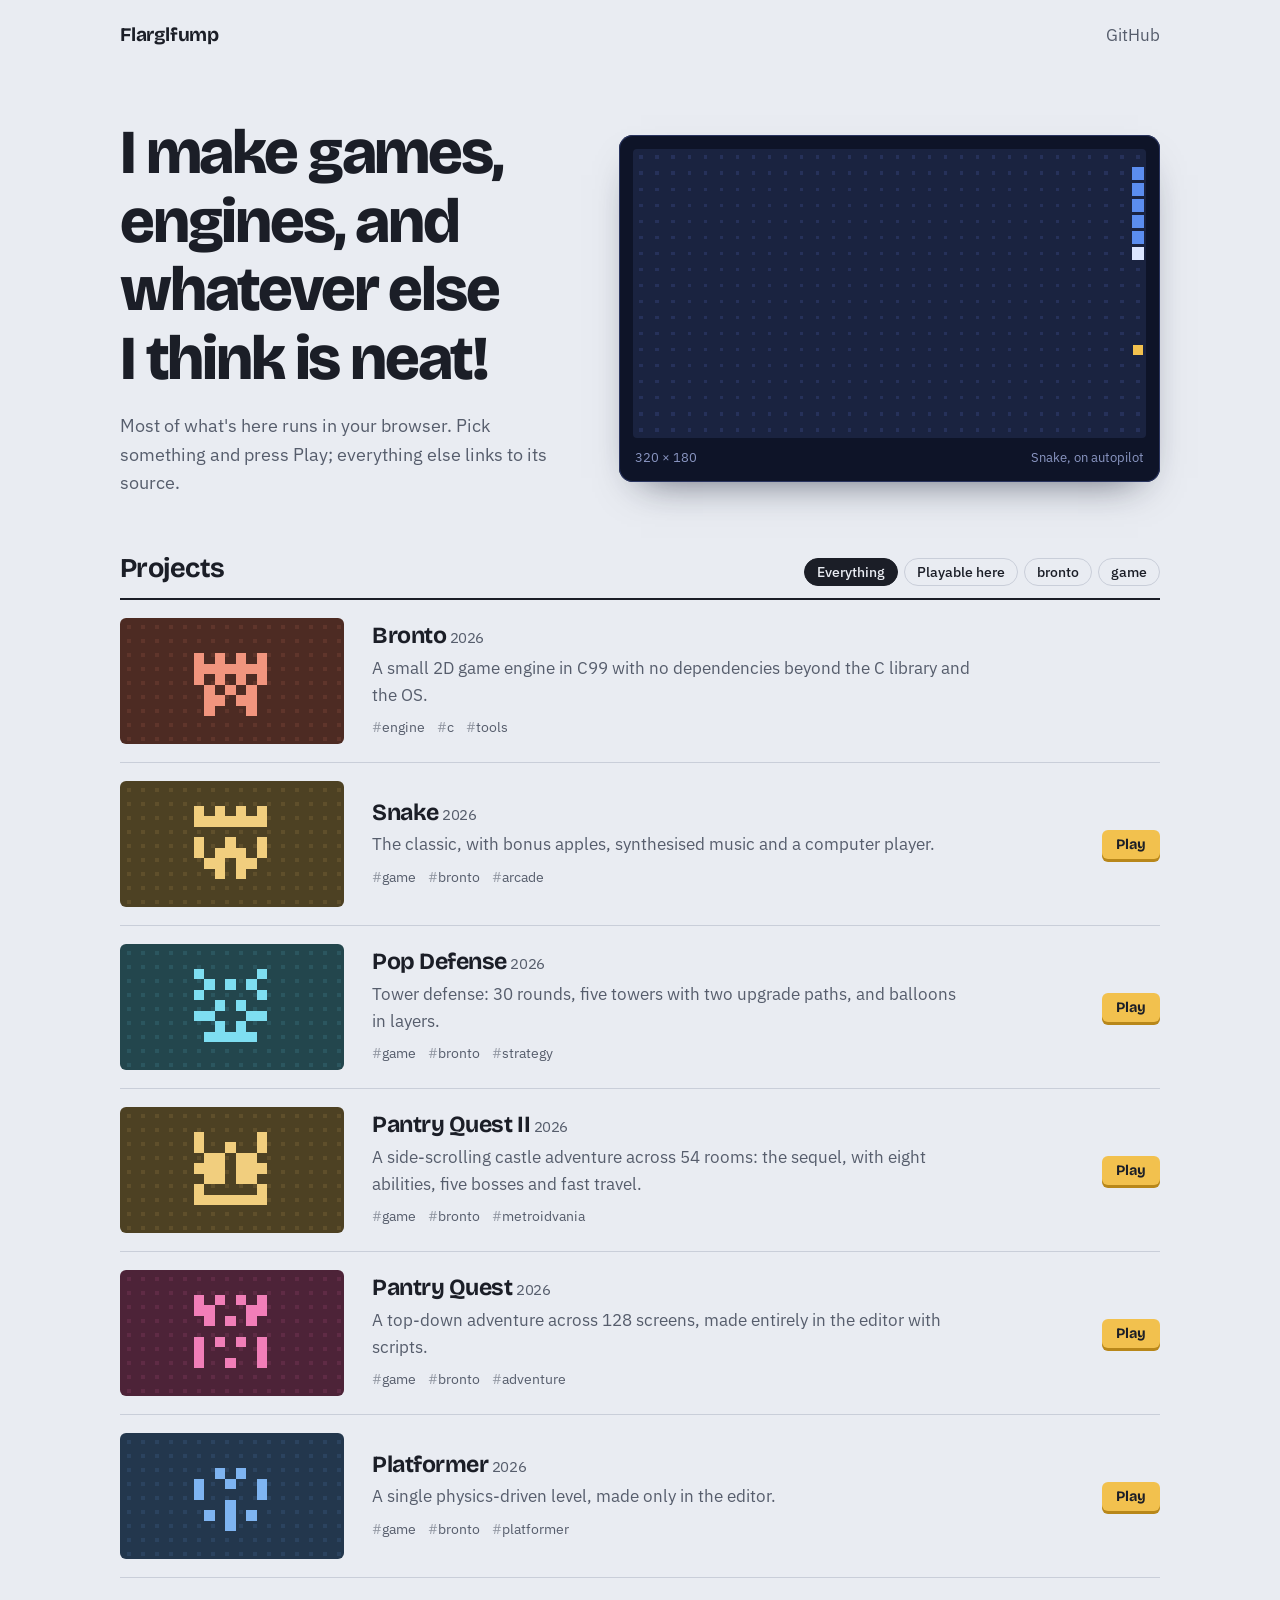
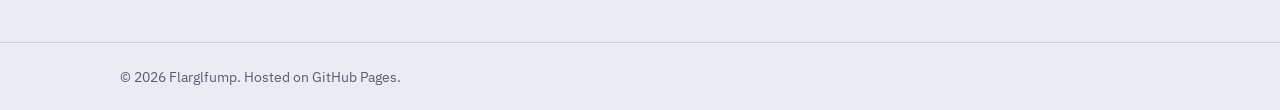
<file: index.html>
<!doctype html>
<html lang="en">
<head>
<meta charset="utf-8">
<meta name="viewport" content="width=device-width, initial-scale=1">
<title>Projects</title>
<meta name="description" content="">
<link rel="icon" href="assets/icon.svg" type="image/svg+xml">
<link rel="preconnect" href="https://fonts.googleapis.com">
<link rel="preconnect" href="https://fonts.gstatic.com" crossorigin>
<link rel="stylesheet" href="https://fonts.googleapis.com/css2?family=Bricolage+Grotesque:opsz,wght@12..96,600;12..96,700;12..96,800&family=IBM+Plex+Mono&family=IBM+Plex+Sans:wght@400;500;600&display=swap">
<link rel="stylesheet" href="assets/style.css">
</head>
<body data-page="home">
<header class="site-header" data-site-header></header>
<main>
  <section class="hero">
    <div>
      <h1 data-tagline></h1>
      <p data-intro></p>
    </div>
    <figure class="bezel" style="margin:0">
      <canvas data-attract width="320" height="180" aria-label="Snake playing itself"></canvas>
      <figcaption><span>320 × 180</span><span>Snake, on autopilot</span></figcaption>
    </figure>
  </section>
  <section aria-labelledby="projects-title">
    <div class="list-head">
      <h2 id="projects-title">Projects</h2>
      <div class="filters" data-filters role="group" aria-label="Filter projects"></div>
    </div>
    <ul class="projects" data-projects></ul>
  </section>
</main>
<footer class="site-footer" data-site-footer></footer>
<script src="projects.js"></script>
<script src="assets/site.js"></script>
</body>
</html>
</file>
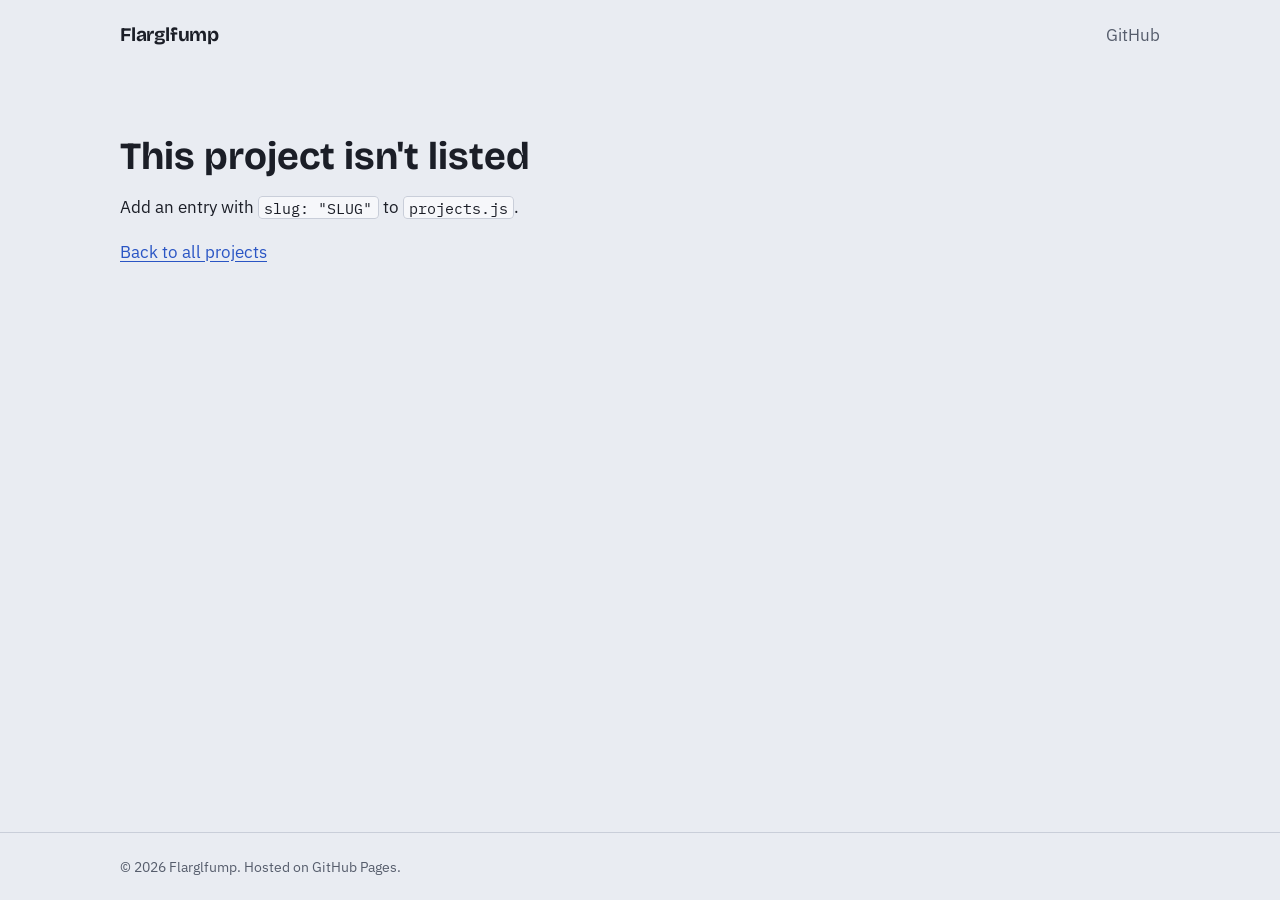
<file: projects/_template/index.html>
<!doctype html>
<html lang="en">
<head>
<meta charset="utf-8">
<meta name="viewport" content="width=device-width, initial-scale=1">
<title>SLUG</title>
<meta name="description" content="">
<link rel="icon" href="../../assets/icon.svg" type="image/svg+xml">
<link rel="preconnect" href="https://fonts.googleapis.com">
<link rel="preconnect" href="https://fonts.gstatic.com" crossorigin>
<link rel="stylesheet" href="https://fonts.googleapis.com/css2?family=Bricolage+Grotesque:opsz,wght@12..96,600;12..96,700;12..96,800&family=IBM+Plex+Mono&family=IBM+Plex+Sans:wght@400;500;600&display=swap">
<link rel="stylesheet" href="../../assets/style.css">
</head>
<body data-page="project" data-slug="SLUG">
<header class="site-header" data-site-header></header>
<main></main>
<footer class="site-footer" data-site-footer></footer>
<script src="../../projects.js"></script>
<script src="../../assets/site.js"></script>
</body>
</html>
</file>
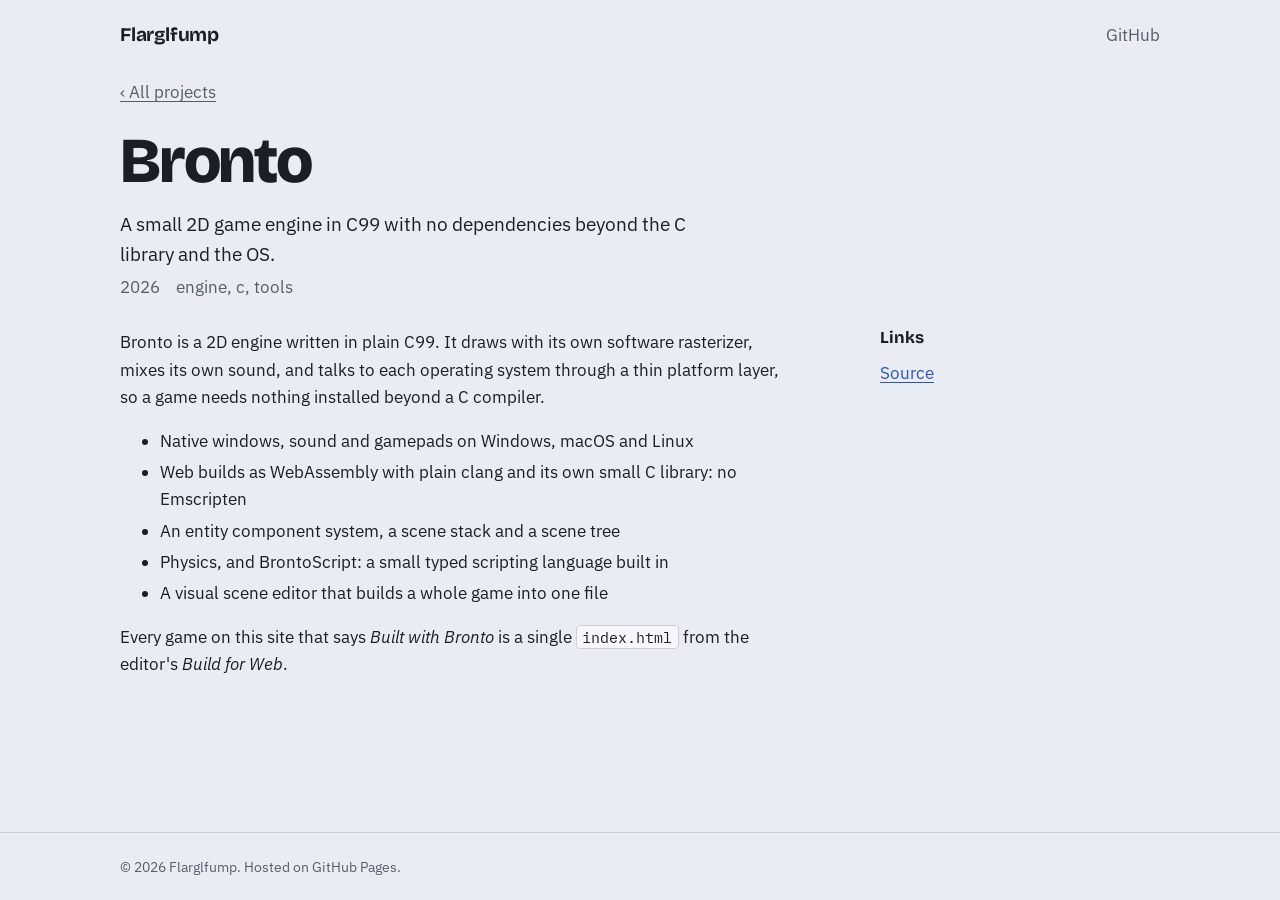
<file: projects/bronto/index.html>
<!doctype html>
<html lang="en">
<head>
<meta charset="utf-8">
<meta name="viewport" content="width=device-width, initial-scale=1">
<title>bronto</title>
<meta name="description" content="">
<link rel="icon" href="../../assets/icon.svg" type="image/svg+xml">
<link rel="preconnect" href="https://fonts.googleapis.com">
<link rel="preconnect" href="https://fonts.gstatic.com" crossorigin>
<link rel="stylesheet" href="https://fonts.googleapis.com/css2?family=Bricolage+Grotesque:opsz,wght@12..96,600;12..96,700;12..96,800&family=IBM+Plex+Mono&family=IBM+Plex+Sans:wght@400;500;600&display=swap">
<link rel="stylesheet" href="../../assets/style.css">
</head>
<body data-page="project" data-slug="bronto">
<header class="site-header" data-site-header></header>
<main></main>
<footer class="site-footer" data-site-footer></footer>
<script src="../../projects.js"></script>
<script src="../../assets/site.js"></script>
</body>
</html>
</file>
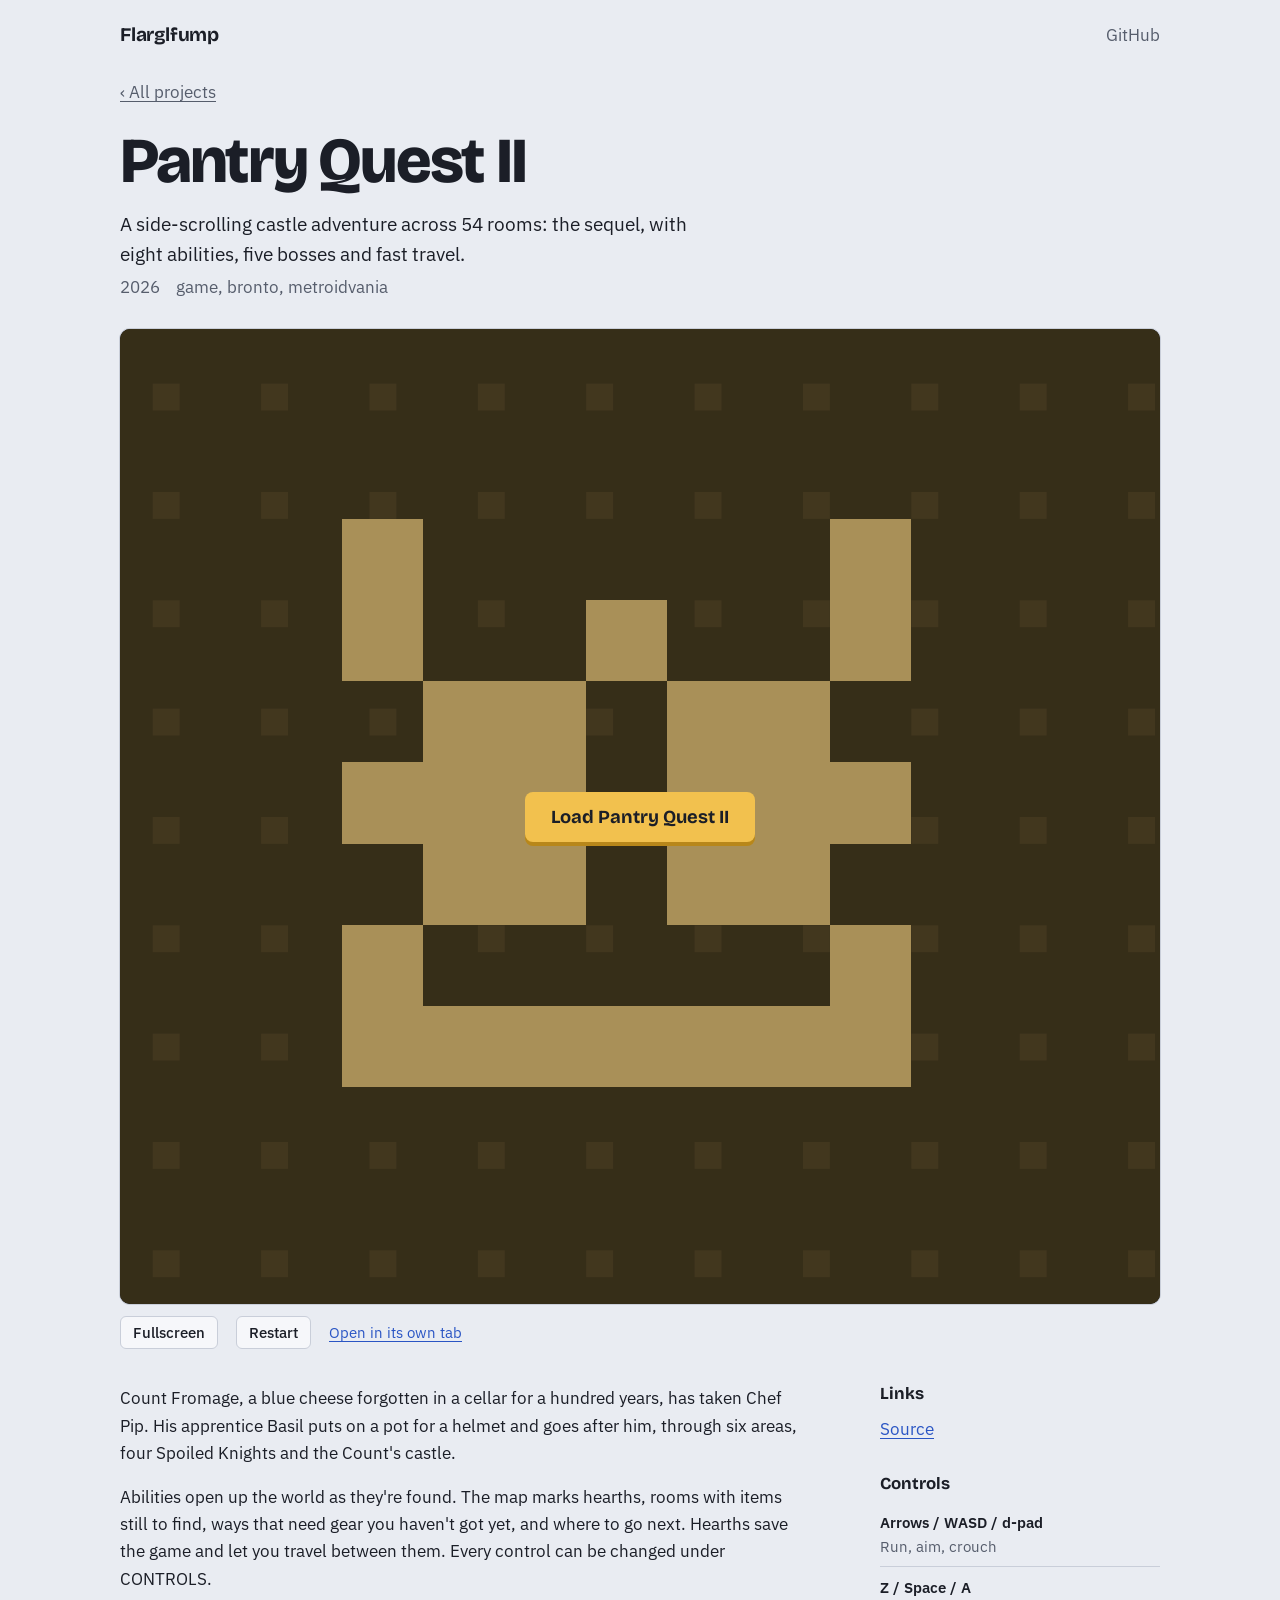
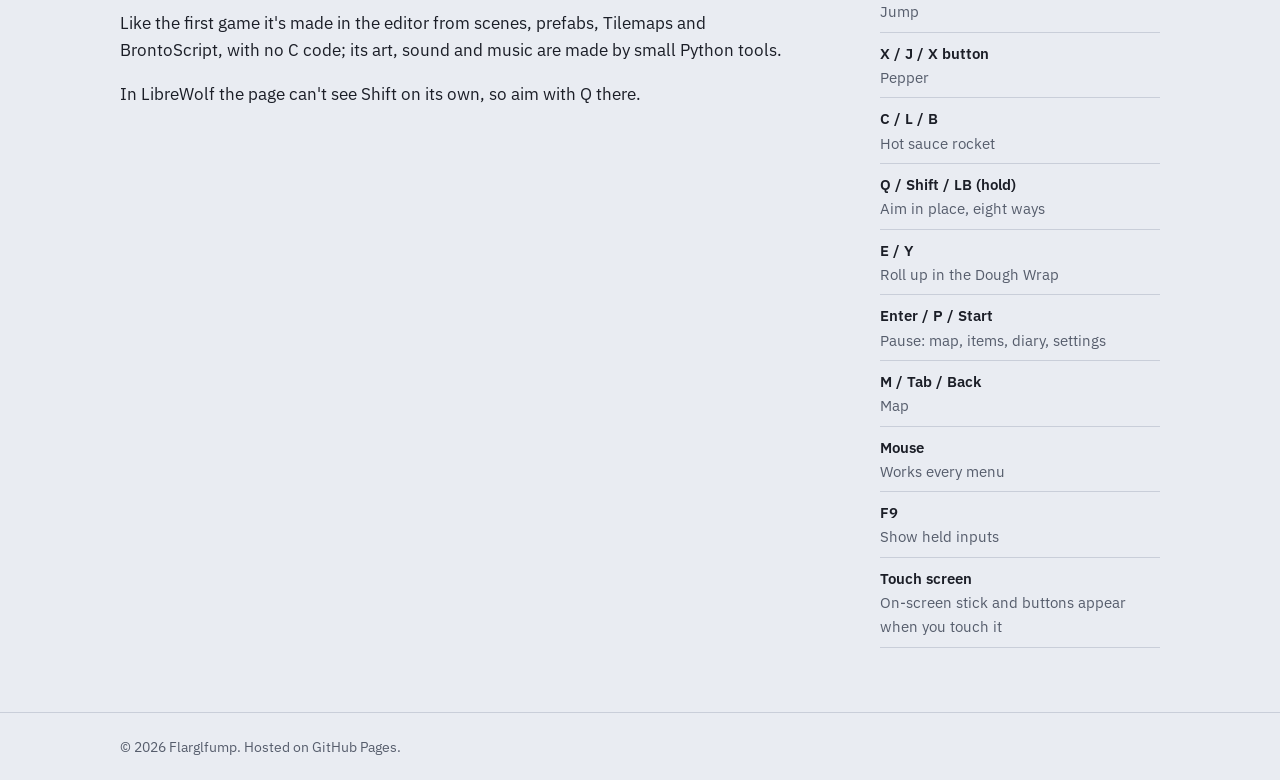
<file: projects/pantry-quest-2/index.html>
<!doctype html>
<html lang="en">
<head>
<meta charset="utf-8">
<meta name="viewport" content="width=device-width, initial-scale=1">
<title>pantry-quest-2</title>
<meta name="description" content="">
<link rel="icon" href="../../assets/icon.svg" type="image/svg+xml">
<link rel="preconnect" href="https://fonts.googleapis.com">
<link rel="preconnect" href="https://fonts.gstatic.com" crossorigin>
<link rel="stylesheet" href="https://fonts.googleapis.com/css2?family=Bricolage+Grotesque:opsz,wght@12..96,600;12..96,700;12..96,800&family=IBM+Plex+Mono&family=IBM+Plex+Sans:wght@400;500;600&display=swap">
<link rel="stylesheet" href="../../assets/style.css">
</head>
<body data-page="project" data-slug="pantry-quest-2">
<header class="site-header" data-site-header></header>
<main></main>
<footer class="site-footer" data-site-footer></footer>
<script src="../../projects.js"></script>
<script src="../../assets/site.js"></script>
</body>
</html>
</file>
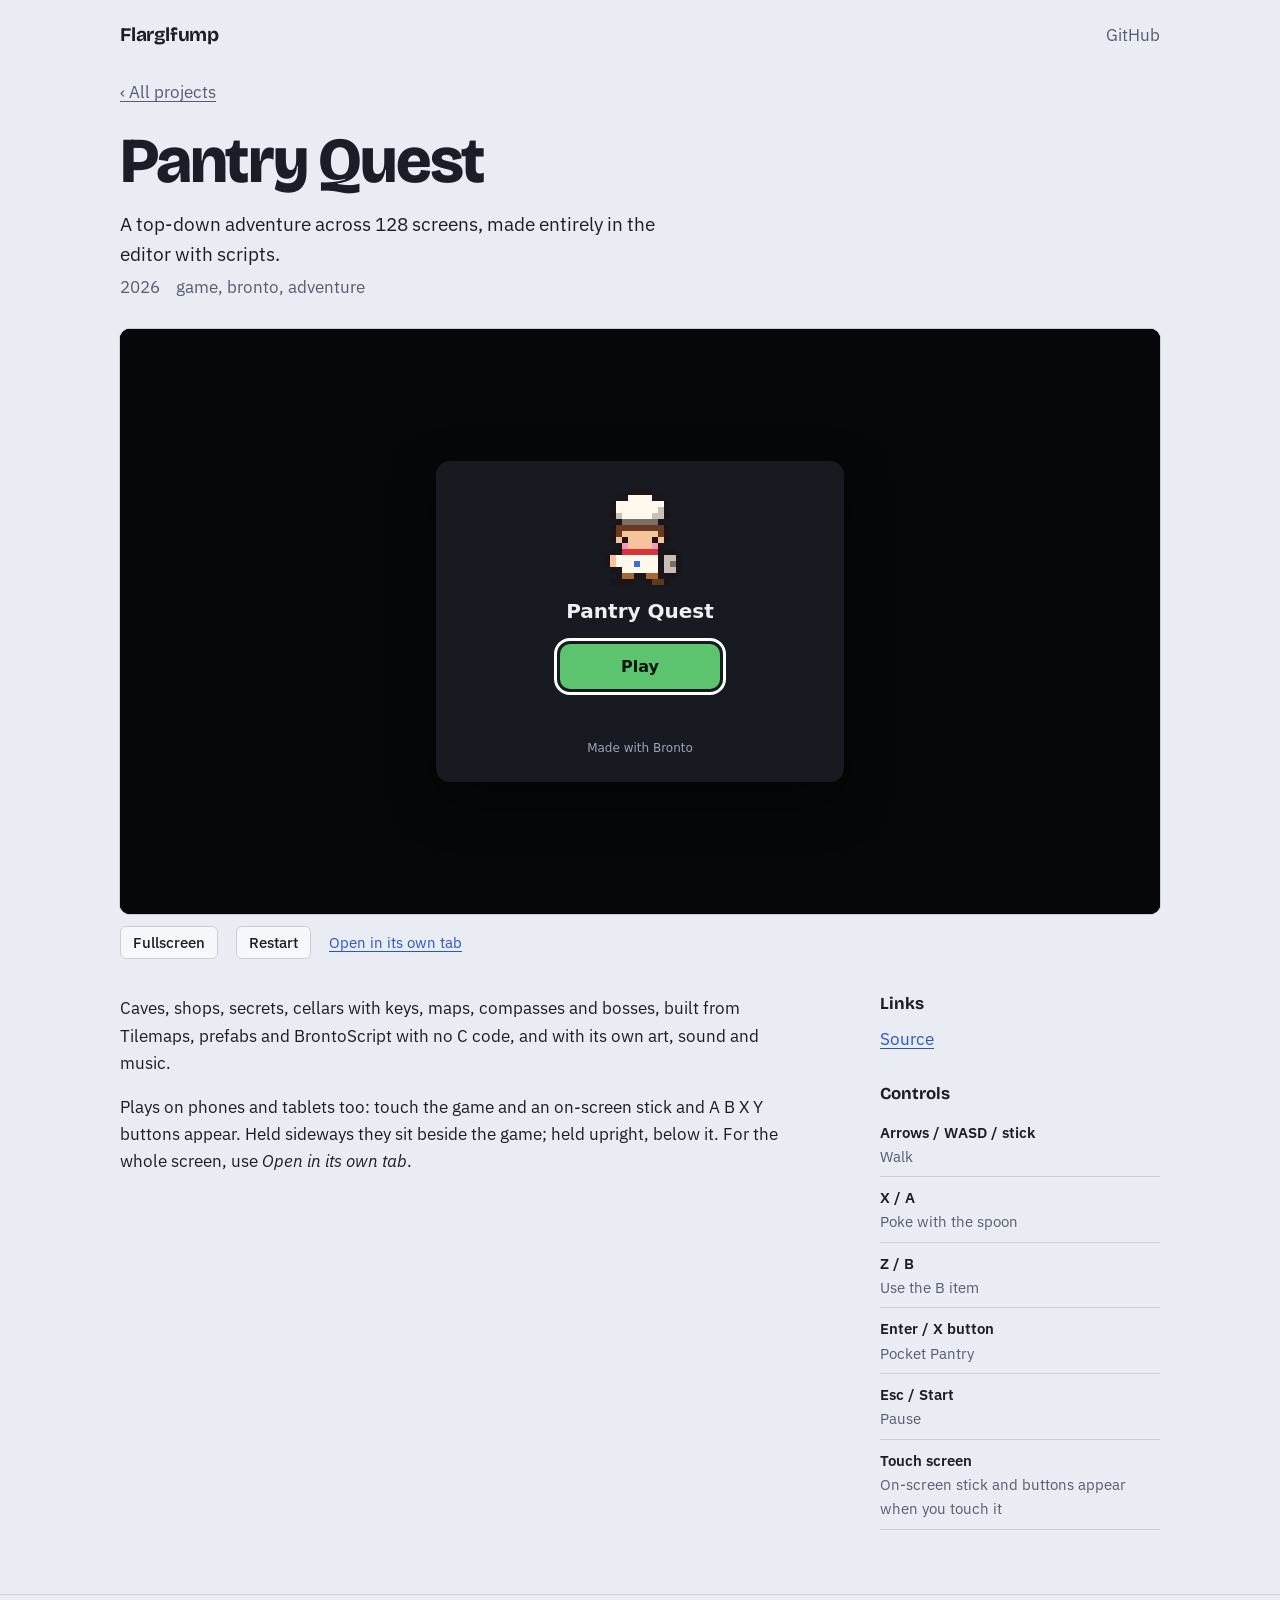
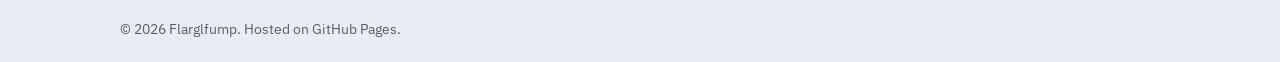
<file: projects/pantry-quest/index.html>
<!doctype html>
<html lang="en">
<head>
<meta charset="utf-8">
<meta name="viewport" content="width=device-width, initial-scale=1">
<title>pantry-quest</title>
<meta name="description" content="">
<link rel="icon" href="../../assets/icon.svg" type="image/svg+xml">
<link rel="preconnect" href="https://fonts.googleapis.com">
<link rel="preconnect" href="https://fonts.gstatic.com" crossorigin>
<link rel="stylesheet" href="https://fonts.googleapis.com/css2?family=Bricolage+Grotesque:opsz,wght@12..96,600;12..96,700;12..96,800&family=IBM+Plex+Mono&family=IBM+Plex+Sans:wght@400;500;600&display=swap">
<link rel="stylesheet" href="../../assets/style.css">
</head>
<body data-page="project" data-slug="pantry-quest">
<header class="site-header" data-site-header></header>
<main></main>
<footer class="site-footer" data-site-footer></footer>
<script src="../../projects.js"></script>
<script src="../../assets/site.js"></script>
</body>
</html>
</file>
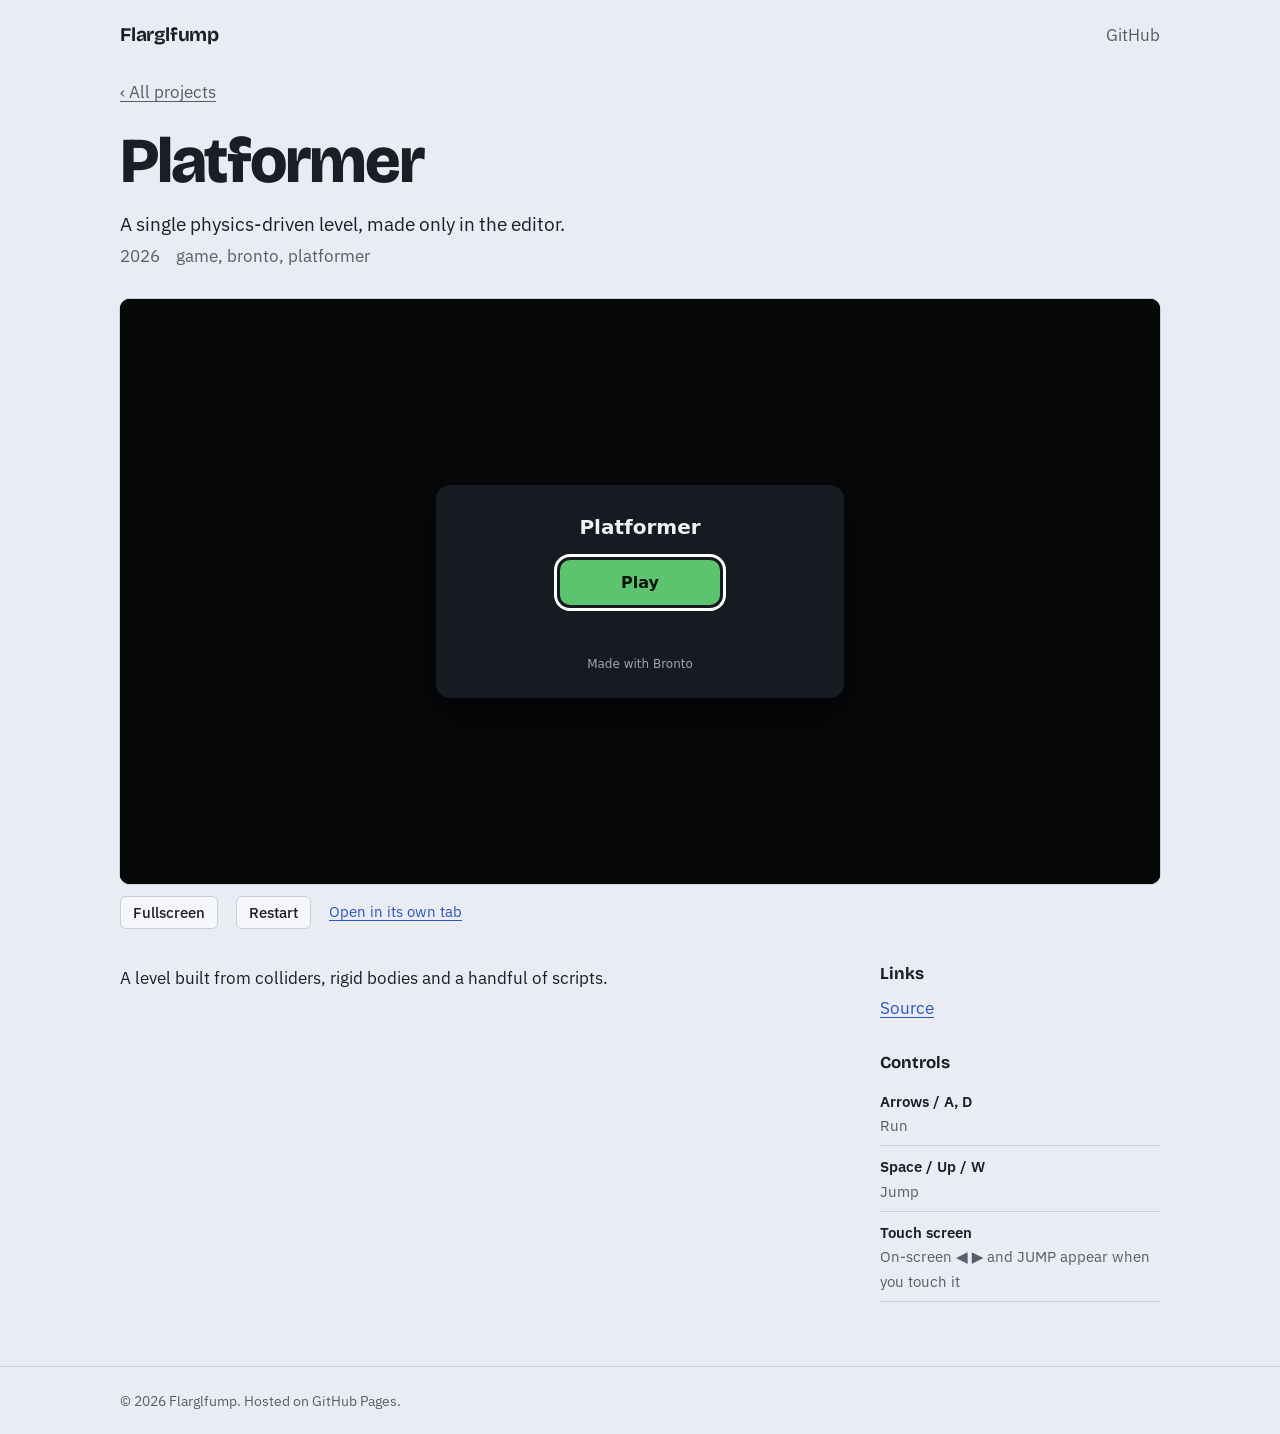
<file: projects/platformer/index.html>
<!doctype html>
<html lang="en">
<head>
<meta charset="utf-8">
<meta name="viewport" content="width=device-width, initial-scale=1">
<title>platformer</title>
<meta name="description" content="">
<link rel="icon" href="../../assets/icon.svg" type="image/svg+xml">
<link rel="preconnect" href="https://fonts.googleapis.com">
<link rel="preconnect" href="https://fonts.gstatic.com" crossorigin>
<link rel="stylesheet" href="https://fonts.googleapis.com/css2?family=Bricolage+Grotesque:opsz,wght@12..96,600;12..96,700;12..96,800&family=IBM+Plex+Mono&family=IBM+Plex+Sans:wght@400;500;600&display=swap">
<link rel="stylesheet" href="../../assets/style.css">
</head>
<body data-page="project" data-slug="platformer">
<header class="site-header" data-site-header></header>
<main></main>
<footer class="site-footer" data-site-footer></footer>
<script src="../../projects.js"></script>
<script src="../../assets/site.js"></script>
</body>
</html>
</file>
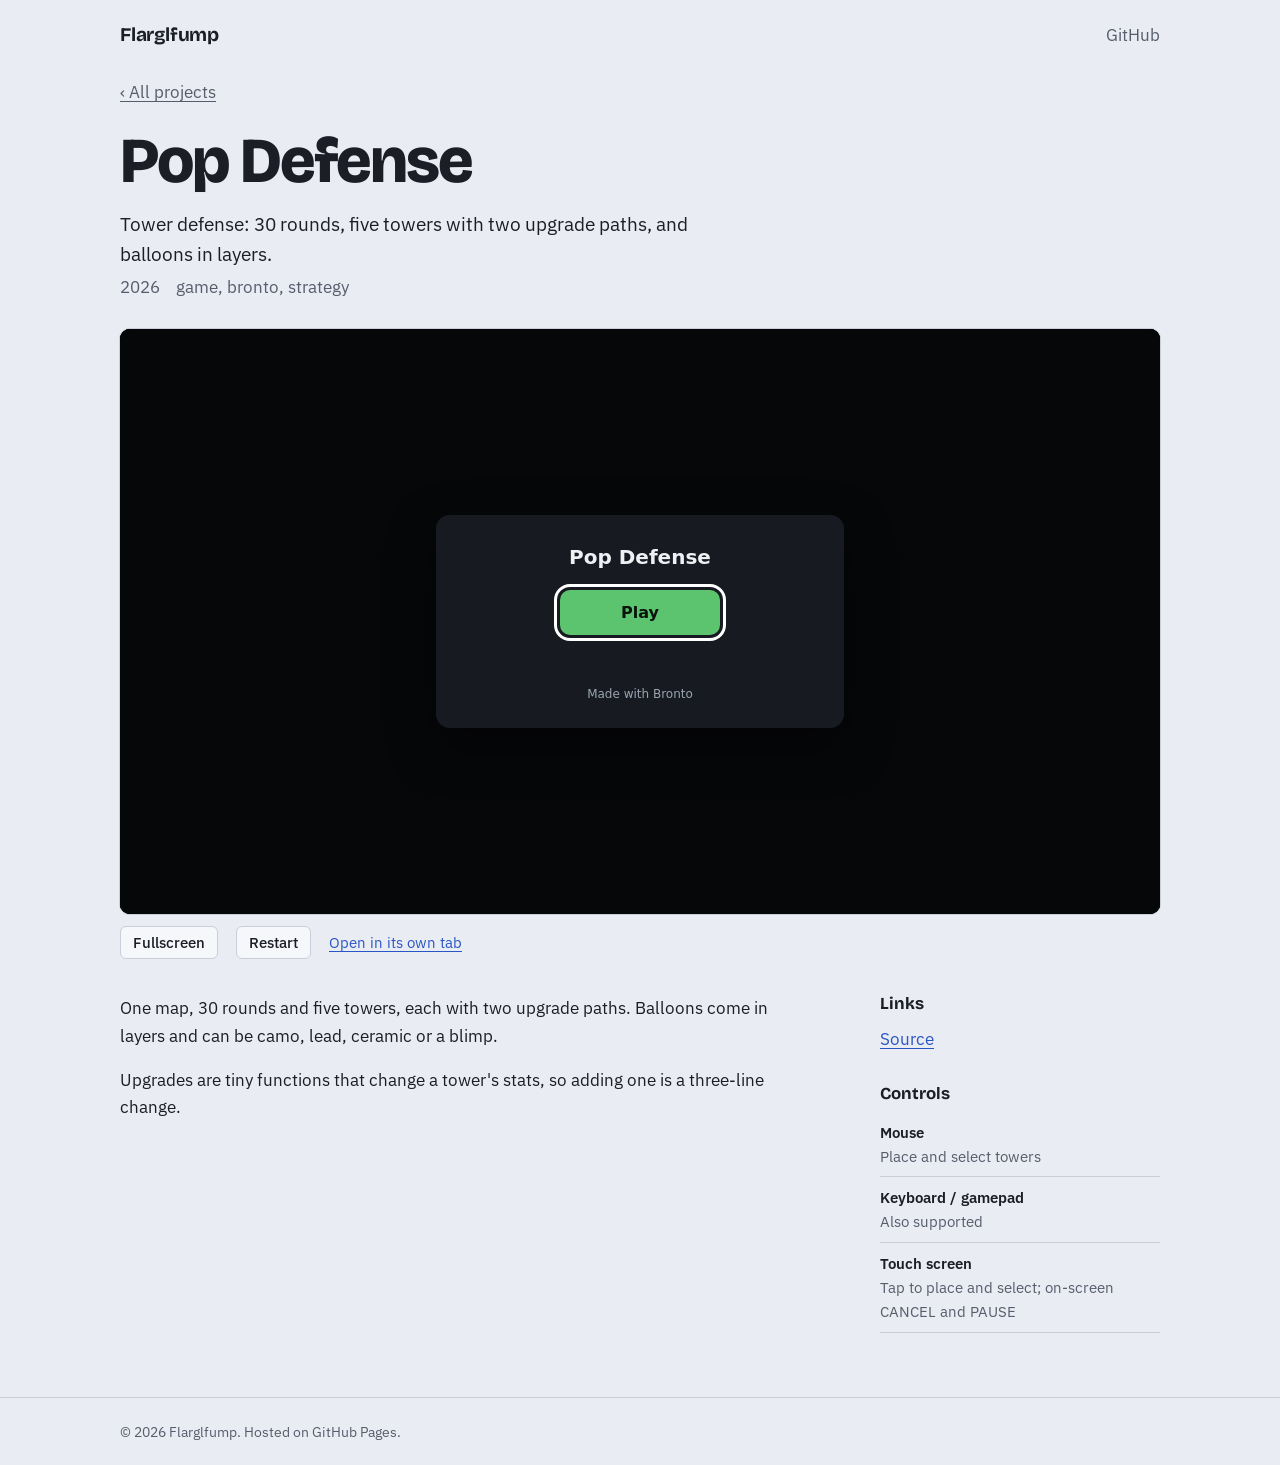
<file: projects/pop-defense/index.html>
<!doctype html>
<html lang="en">
<head>
<meta charset="utf-8">
<meta name="viewport" content="width=device-width, initial-scale=1">
<title>pop-defense</title>
<meta name="description" content="">
<link rel="icon" href="../../assets/icon.svg" type="image/svg+xml">
<link rel="preconnect" href="https://fonts.googleapis.com">
<link rel="preconnect" href="https://fonts.gstatic.com" crossorigin>
<link rel="stylesheet" href="https://fonts.googleapis.com/css2?family=Bricolage+Grotesque:opsz,wght@12..96,600;12..96,700;12..96,800&family=IBM+Plex+Mono&family=IBM+Plex+Sans:wght@400;500;600&display=swap">
<link rel="stylesheet" href="../../assets/style.css">
</head>
<body data-page="project" data-slug="pop-defense">
<header class="site-header" data-site-header></header>
<main></main>
<footer class="site-footer" data-site-footer></footer>
<script src="../../projects.js"></script>
<script src="../../assets/site.js"></script>
</body>
</html>
</file>
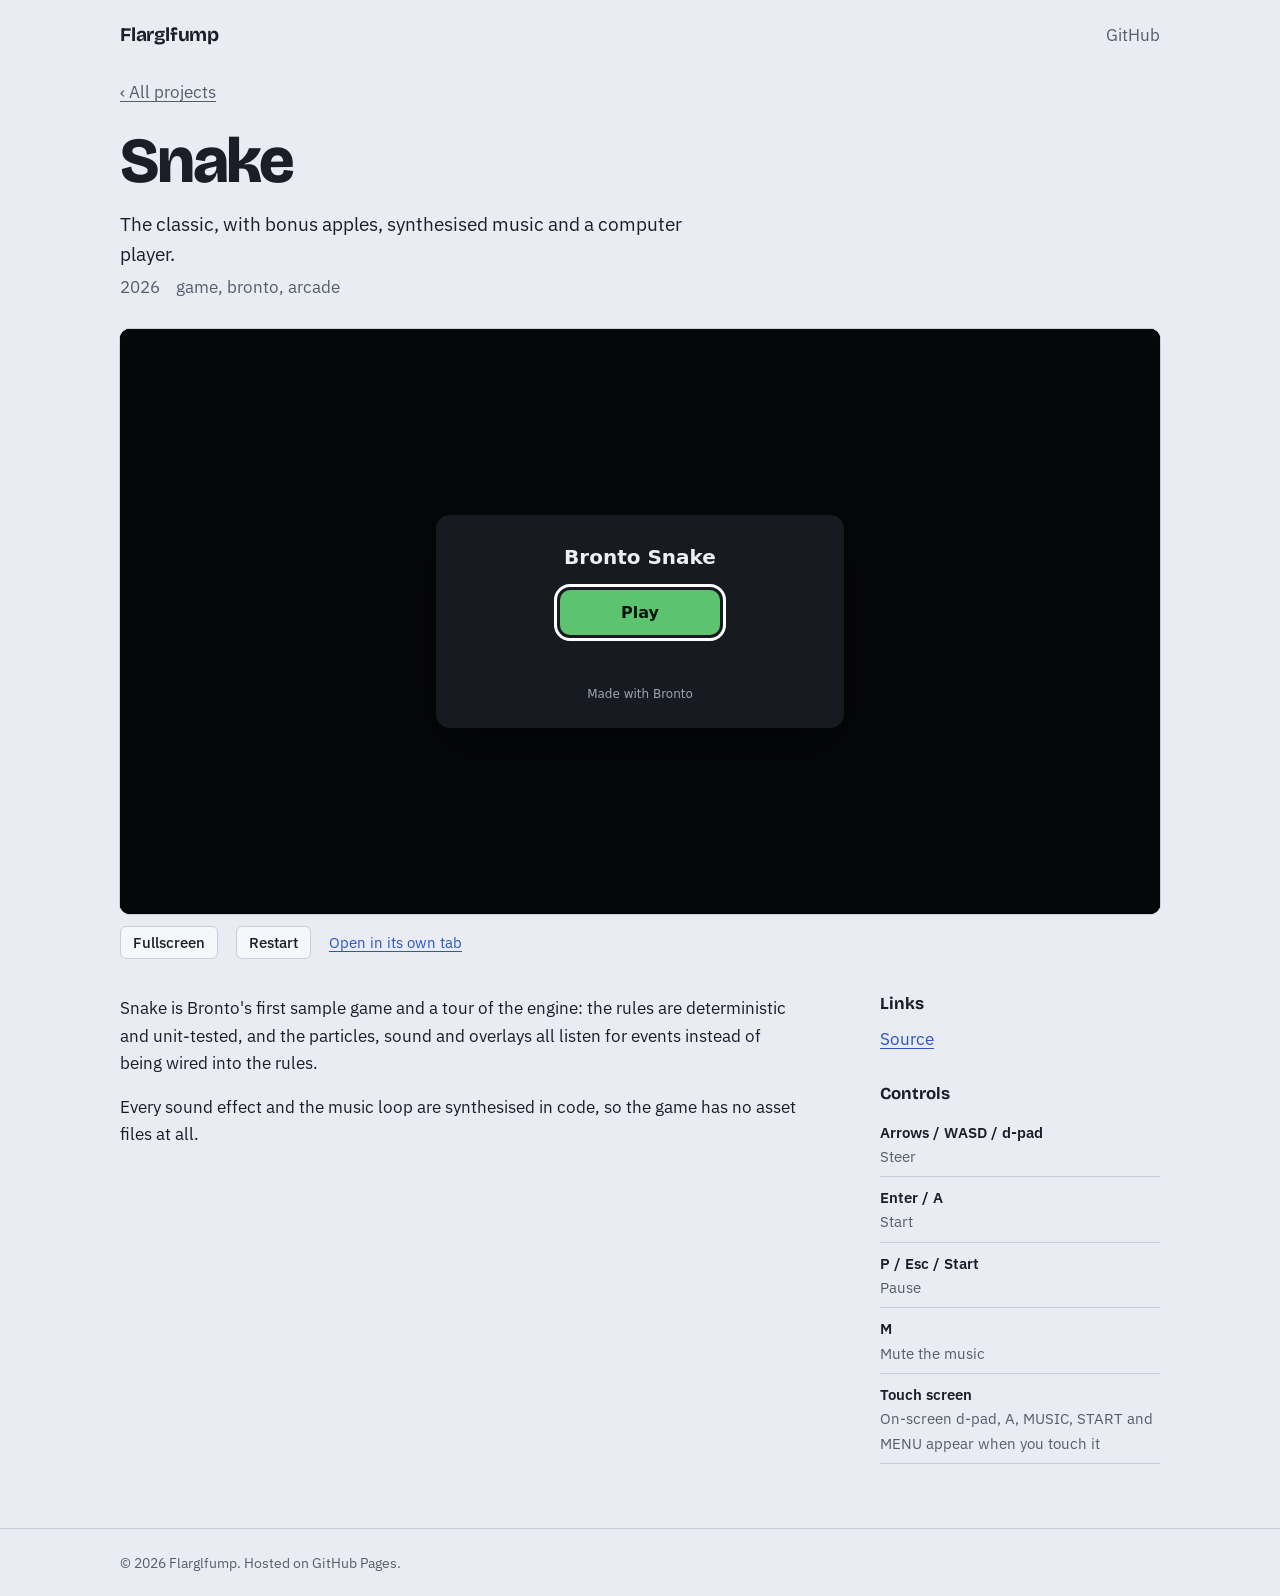
<file: projects/snake/index.html>
<!doctype html>
<html lang="en">
<head>
<meta charset="utf-8">
<meta name="viewport" content="width=device-width, initial-scale=1">
<title>snake</title>
<meta name="description" content="">
<link rel="icon" href="../../assets/icon.svg" type="image/svg+xml">
<link rel="preconnect" href="https://fonts.googleapis.com">
<link rel="preconnect" href="https://fonts.gstatic.com" crossorigin>
<link rel="stylesheet" href="https://fonts.googleapis.com/css2?family=Bricolage+Grotesque:opsz,wght@12..96,600;12..96,700;12..96,800&family=IBM+Plex+Mono&family=IBM+Plex+Sans:wght@400;500;600&display=swap">
<link rel="stylesheet" href="../../assets/style.css">
</head>
<body data-page="project" data-slug="snake">
<header class="site-header" data-site-header></header>
<main></main>
<footer class="site-footer" data-site-footer></footer>
<script src="../../projects.js"></script>
<script src="../../assets/site.js"></script>
</body>
</html>
</file>
<file: assets/style.css>
:root {
  --bg: #e9ecf2;
  --surface: #f6f7fa;
  --ink: #1b1e27;
  --muted: #565d6c;
  --line: #c9ced9;
  --accent: #f2c14e;
  --accent-ink: #1b1e27;
  --link: #2a55c4;
  --focus: #2a55c4;

  /* the little screen: the same in light and dark, like a real one */
  --screen: #1a2340;
  --screen-dot: #26315a;
  --screen-body: #5b8def;
  --screen-ink: #dce6ff;

  --display: "Bricolage Grotesque", "Segoe UI", system-ui, sans-serif;
  --text: "IBM Plex Sans", "Segoe UI", system-ui, sans-serif;
  --mono: "IBM Plex Mono", ui-monospace, Consolas, monospace;
  --wide: 1080px;
  color-scheme: light;
}
@media (prefers-color-scheme: dark) {
  :root:not([data-theme="light"]) {
    --bg: #171a22; --surface: #1f2330; --ink: #e6e9f0; --muted: #9ba2b3;
    --line: #2e3443; --link: #93b2ff; --focus: #93b2ff;
    color-scheme: dark;
  }
}
:root[data-theme="dark"] {
  --bg: #171a22; --surface: #1f2330; --ink: #e6e9f0; --muted: #9ba2b3;
  --line: #2e3443; --link: #93b2ff; --focus: #93b2ff;
  color-scheme: dark;
}

* { box-sizing: border-box; }
html { -webkit-text-size-adjust: 100%; }
body {
  margin: 0; background: var(--bg); color: var(--ink);
  font: 400 1.0625rem/1.6 var(--text);
  min-height: 100vh; display: flex; flex-direction: column;
}
main { flex: 1; width: 100%; max-width: var(--wide); margin: 0 auto; padding: 0 20px 64px; }
a { color: var(--link); text-underline-offset: 0.18em; }
a:hover { text-decoration-thickness: 2px; }
:focus-visible { outline: 3px solid var(--focus); outline-offset: 2px; border-radius: 2px; }
code { font: 0.9em var(--mono); background: var(--surface); border: 1px solid var(--line);
  padding: 0.05em 0.35em; border-radius: 4px; }
h1, h2, h3 { font-family: var(--display); line-height: 1.1; margin: 0; }

/* ---------- header / footer ---------- */
.site-header {
  max-width: var(--wide); width: 100%; margin: 0 auto; padding: 22px 20px;
  display: flex; flex-wrap: wrap; gap: 8px 24px; align-items: baseline; justify-content: space-between;
}
.brand { font: 700 1.2rem var(--display); color: var(--ink); text-decoration: none; letter-spacing: -0.01em; }
.site-header nav { display: flex; gap: 18px; flex-wrap: wrap; }
.site-header nav a { color: var(--muted); text-decoration: none; }
.site-header nav a:hover { color: var(--ink); text-decoration: underline; }
.site-footer { border-top: 1px solid var(--line); color: var(--muted); font-size: 0.9rem; }
.site-footer p { max-width: var(--wide); margin: 0 auto; padding: 22px 20px; }

/* ---------- home: hero ---------- */
.hero {
  display: grid; gap: 32px 48px; align-items: center;
  grid-template-columns: minmax(0, 1fr); padding: 24px 0 56px;
}
@media (min-width: 900px) { .hero { grid-template-columns: minmax(0, 5fr) minmax(0, 6fr); padding-top: 48px; } }
.hero h1 {
  font-size: clamp(2.3rem, 5.6vw, 3.9rem); font-weight: 800; letter-spacing: -0.035em;
  max-width: 14ch; text-wrap: balance;
}
.hero p { color: var(--muted); max-width: 46ch; margin: 18px 0 0; font-size: 1.125rem; }

.bezel {
  background: #0e1428; padding: 14px; border-radius: 14px;
  box-shadow: inset 0 0 0 1px #2a3560, 0 18px 40px -22px rgba(14, 20, 40, 0.7);
}
.bezel canvas {
  display: block; width: 100%; height: auto; aspect-ratio: 16 / 9;
  image-rendering: pixelated; image-rendering: crisp-edges; border-radius: 4px;
}
.bezel figcaption {
  display: flex; justify-content: space-between; gap: 12px; padding: 10px 2px 0;
  color: #8a96c2; font-size: 0.8rem;
}

/* ---------- home: list ---------- */
.list-head { display: flex; flex-wrap: wrap; gap: 14px 24px; align-items: baseline; justify-content: space-between;
  border-bottom: 2px solid var(--ink); padding-bottom: 12px; }
.list-head h2 { font-size: 1.7rem; letter-spacing: -0.02em; }
.filters { display: flex; flex-wrap: wrap; gap: 6px; }
.chip {
  font: 500 0.88rem var(--text); color: var(--ink); background: transparent;
  border: 1px solid var(--line); border-radius: 999px; padding: 4px 12px; cursor: pointer;
}
.chip:hover { border-color: var(--ink); }
.chip[aria-pressed="true"] { background: var(--ink); color: var(--bg); border-color: var(--ink); }

.projects { list-style: none; margin: 0; padding: 0; }
.row { border-bottom: 1px solid var(--line); }
.row-link {
  display: grid; grid-template-columns: 136px minmax(0, 1fr) auto; gap: 18px; align-items: center;
  padding: 18px 0; color: inherit; text-decoration: none;
}
@media (min-width: 700px) { .row-link { grid-template-columns: 224px minmax(0, 1fr) auto; gap: 28px; } }
.thumb {
  width: 100%; height: auto; aspect-ratio: 16 / 9; object-fit: cover; display: block;
  image-rendering: pixelated; border-radius: 6px; background: var(--surface);
}
.row h3 { font-size: 1.45rem; letter-spacing: -0.02em; }
.row-link:hover h3 { text-decoration: underline; text-decoration-thickness: 2px; text-underline-offset: 0.15em; }
.row .year { font: 400 0.95rem var(--text); color: var(--muted); }
.row p { margin: 6px 0 8px; color: var(--muted); max-width: 60ch; }
.tags { list-style: none; display: flex; flex-wrap: wrap; gap: 4px 12px; margin: 0; padding: 0;
  font-size: 0.85rem; color: var(--muted); }
.tags li::before { content: "#"; opacity: 0.6; }
.play-badge {
  background: var(--accent); color: var(--accent-ink); font: 700 0.9rem var(--display);
  padding: 6px 14px; border-radius: 6px; box-shadow: 0 3px 0 #b8871a;
}
@media (max-width: 560px) {
  .row-link { grid-template-columns: 112px minmax(0, 1fr); }
  .play-badge { grid-column: 2; justify-self: start; padding: 3px 10px; font-size: 0.8rem; }
  .row p { font-size: 0.95rem; }
}
.empty { padding: 40px 0; color: var(--muted); }

/* ---------- project page ---------- */
.back { display: inline-block; margin: 8px 0 20px; color: var(--muted); }
.back::before { content: "‹ "; }
.project-head h1 { font-size: clamp(2.4rem, 6vw, 4rem); font-weight: 800; letter-spacing: -0.035em; }
.project-head .summary { font-size: 1.2rem; max-width: 52ch; margin: 12px 0 4px; }
.project-head .meta { color: var(--muted); margin: 0 0 28px; display: flex; gap: 16px; flex-wrap: wrap; }

.player { margin: 0 0 36px; }
.stage {
  position: relative; width: 100%; background: #000; border-radius: 10px; overflow: hidden;
  box-shadow: 0 0 0 1px var(--line);
}
.stage:fullscreen { border-radius: 0; aspect-ratio: auto !important; }
.stage iframe { position: absolute; inset: 0; width: 100%; height: 100%; border: 0; display: block; }
/* Touch screens: a frame the game and its on-screen controls fit in - taller when the phone is upright
   (the game goes at the top, the controls under it), and no taller than the screen when it's sideways. */
@media (pointer: coarse) and (orientation: portrait) and (max-width: 700px) { .stage { aspect-ratio: 9 / 14 !important; } }
@media (pointer: coarse) and (orientation: landscape) and (max-height: 600px) {
  .stage { aspect-ratio: auto !important; height: calc(100vh - 24px); height: calc(100svh - 24px); }
}
.poster { position: absolute; inset: 0; width: 100%; height: 100%; object-fit: cover;
  image-rendering: pixelated; filter: brightness(0.7); }
.start {
  position: absolute; left: 50%; top: 50%; transform: translate(-50%, -50%);
  background: var(--accent); color: var(--accent-ink); border: 0; border-radius: 8px;
  font: 700 1.15rem var(--display); padding: 14px 26px; cursor: pointer; box-shadow: 0 4px 0 #b8871a;
}
.start:active { transform: translate(-50%, calc(-50% + 3px)); box-shadow: 0 1px 0 #b8871a; }
.no-build {
  position: absolute; inset: 0; display: grid; place-content: center; text-align: center;
  padding: 24px; color: #c7cede; background: var(--screen);
}
.no-build p { margin: 4px auto; max-width: 52ch; }
.no-build .strong { font: 700 1.3rem var(--display); color: #fff; }
.no-build code { background: #26315a; border-color: #34417a; color: #fff; }
.player-tools { display: flex; flex-wrap: wrap; gap: 8px 18px; align-items: center; padding-top: 12px; }
.player-tools button {
  font: 500 0.92rem var(--text); color: var(--ink); background: var(--surface);
  border: 1px solid var(--line); border-radius: 6px; padding: 6px 12px; cursor: pointer;
}
.player-tools button:hover { border-color: var(--ink); }
.player-tools a { font-size: 0.92rem; }
.hero-shot { width: 100%; border-radius: 10px; margin-bottom: 36px; display: block; }

.project-body { display: grid; gap: 32px 56px; grid-template-columns: minmax(0, 1fr); }
@media (min-width: 860px) { .project-body { grid-template-columns: minmax(0, 1fr) 280px; } }
.prose { max-width: 68ch; }
.prose > :first-child { margin-top: 0; }
.prose img { max-width: 100%; border-radius: 8px; }
.prose li { margin: 4px 0; }
.facts h2 { font-size: 1.05rem; margin: 0 0 8px; }
.facts h2:not(:first-child) { margin-top: 28px; }
.link-list { list-style: none; margin: 0; padding: 0; }
.link-list li { padding: 4px 0; }
.controls { margin: 0; display: grid; grid-template-columns: auto; font-size: 0.95rem; }
.controls dt { font-weight: 600; padding-top: 8px; }
.controls dd { margin: 0; color: var(--muted); padding-bottom: 8px; border-bottom: 1px solid var(--line); }
.missing { padding: 64px 0; }
.missing h1 { font-size: 2.4rem; margin-bottom: 12px; }

@media (prefers-reduced-motion: reduce) { * { transition: none !important; animation: none !important; } }
.player-tools[hidden] { display: none; }
@media (max-width: 560px) { .row-link { align-items: start; } .thumb { margin-top: 6px; } }
</file>
